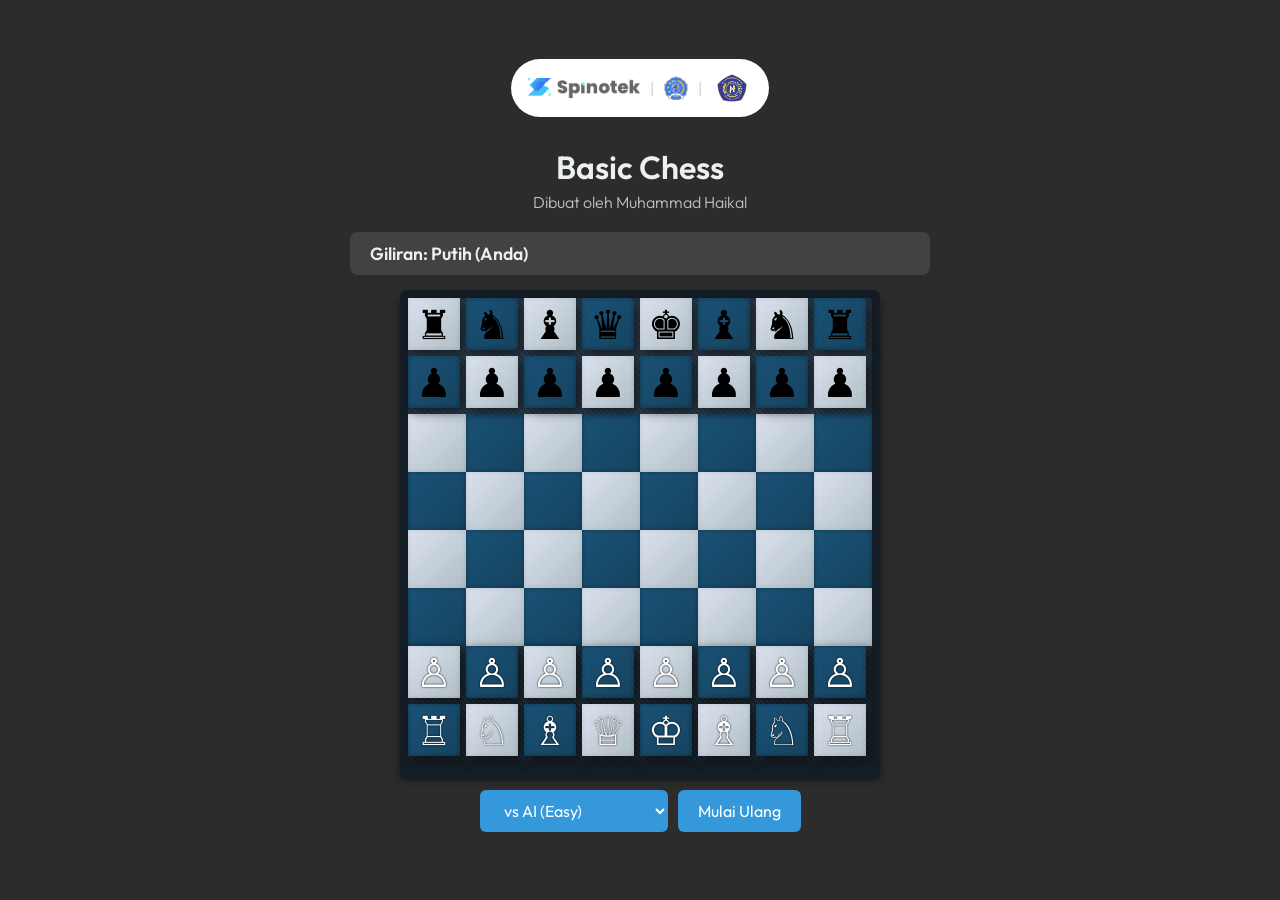
<file: basic-chess/index.html>
<!DOCTYPE html>
<html lang="id">

<head>
    <meta charset="UTF-8">
    <meta name="viewport" content="width=device-width, initial-scale=1.0">
    <title>Catur Web (Minimax AI)</title>
    <link rel="stylesheet" href="style.css">
    <link href="https://fonts.googleapis.com/css2?family=Outfit:wght@300;400;600&display=swap" rel="stylesheet">
</head>

<body>
    <div class="project-nav-container">
        <a href="../basic-chess/" class="project-nav-link">
            <img src="../assets/img/spinotek-logo.png" alt="Spinotek" class="nav-logo h-5">
            <span class="nav-separator">|</span>
            <img src="../assets/img/logo-hima-ti.png" alt="HIMA TI" class="nav-logo h-6">
            <span class="nav-separator">|</span>
            <img src="../assets/img/polihasnur-logo.png" alt="POLIHASNUR" class="nav-logo h-10">
        </a>
    </div>

    <div class="game-container">
        <header>
            <h1>Basic Chess</h1>
            <p>Dibuat oleh Muhammad Haikal</p>
        </header>

        <div class="game-info">
            <div id="status">Giliran: Putih</div>
            <div id="captured-pieces">
                <span id="white-captured"></span>
                <span id="black-captured"></span>
            </div>
        </div>

        <div class="board-container">
            <div id="chessboard" class="chessboard">
                <!-- Board generated by JS -->
            </div>
        </div>

        <div class="controls">
            <select id="game-mode" onchange="resetGame()">
                <option value="human">vs Player (Offline)</option>
                <option value="ai-easy" selected>vs AI (Easy)</option>
                <option value="ai-medium">vs AI (Medium)</option>
                <option value="ai-hard">vs AI (Hard)</option>
            </select>
            <button id="restart-btn" onclick="resetGame()">Mulai Ulang</button>
        </div>
    </div>

    <!-- Modal for Game Over -->
    <div id="game-over-modal" class="modal hidden">
        <div class="modal-content">
            <h2 id="game-over-title">Skakmat!</h2>
            <p id="game-over-message">Putih Menang</p>
            <button onclick="closeModal()">Tutup</button>
            <button onclick="resetGame()">Main Lagi</button>
        </div>
    </div>

    <script src="script.js"></script>
</body>

</html>
</file>
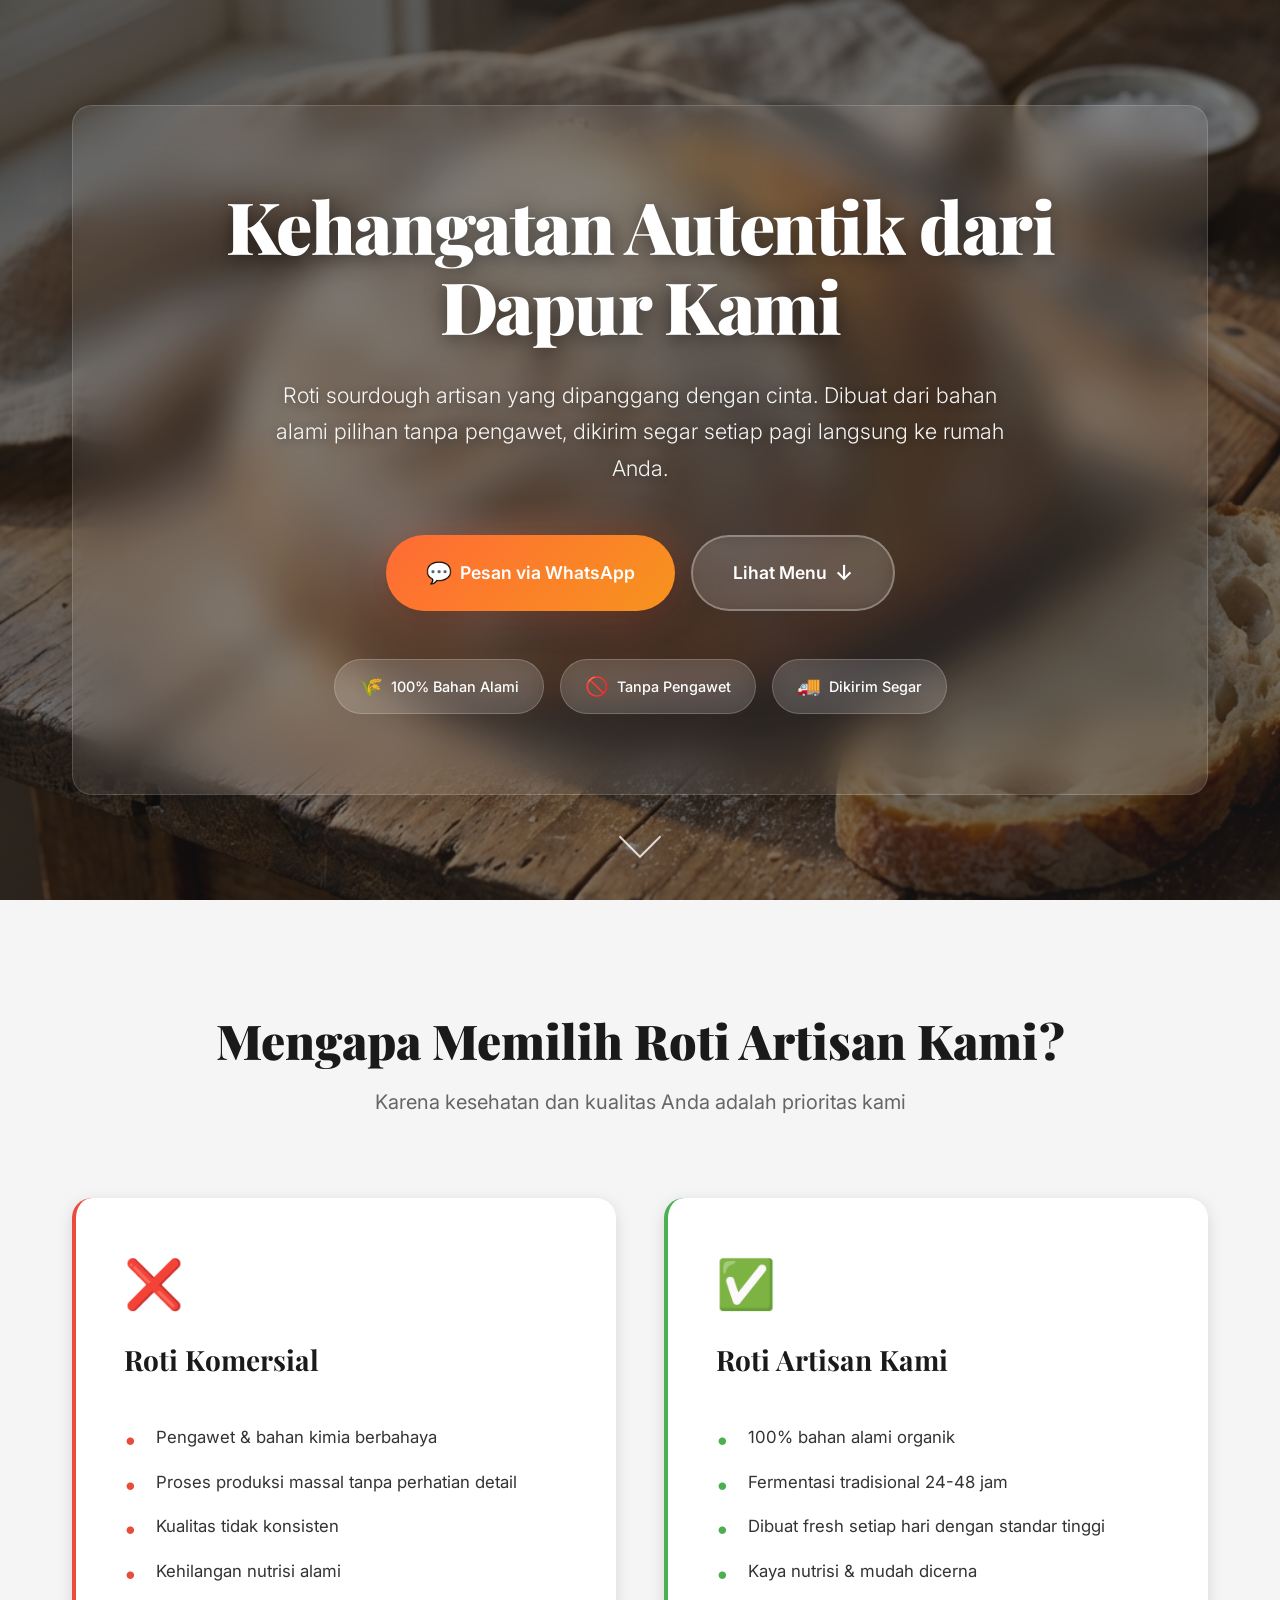
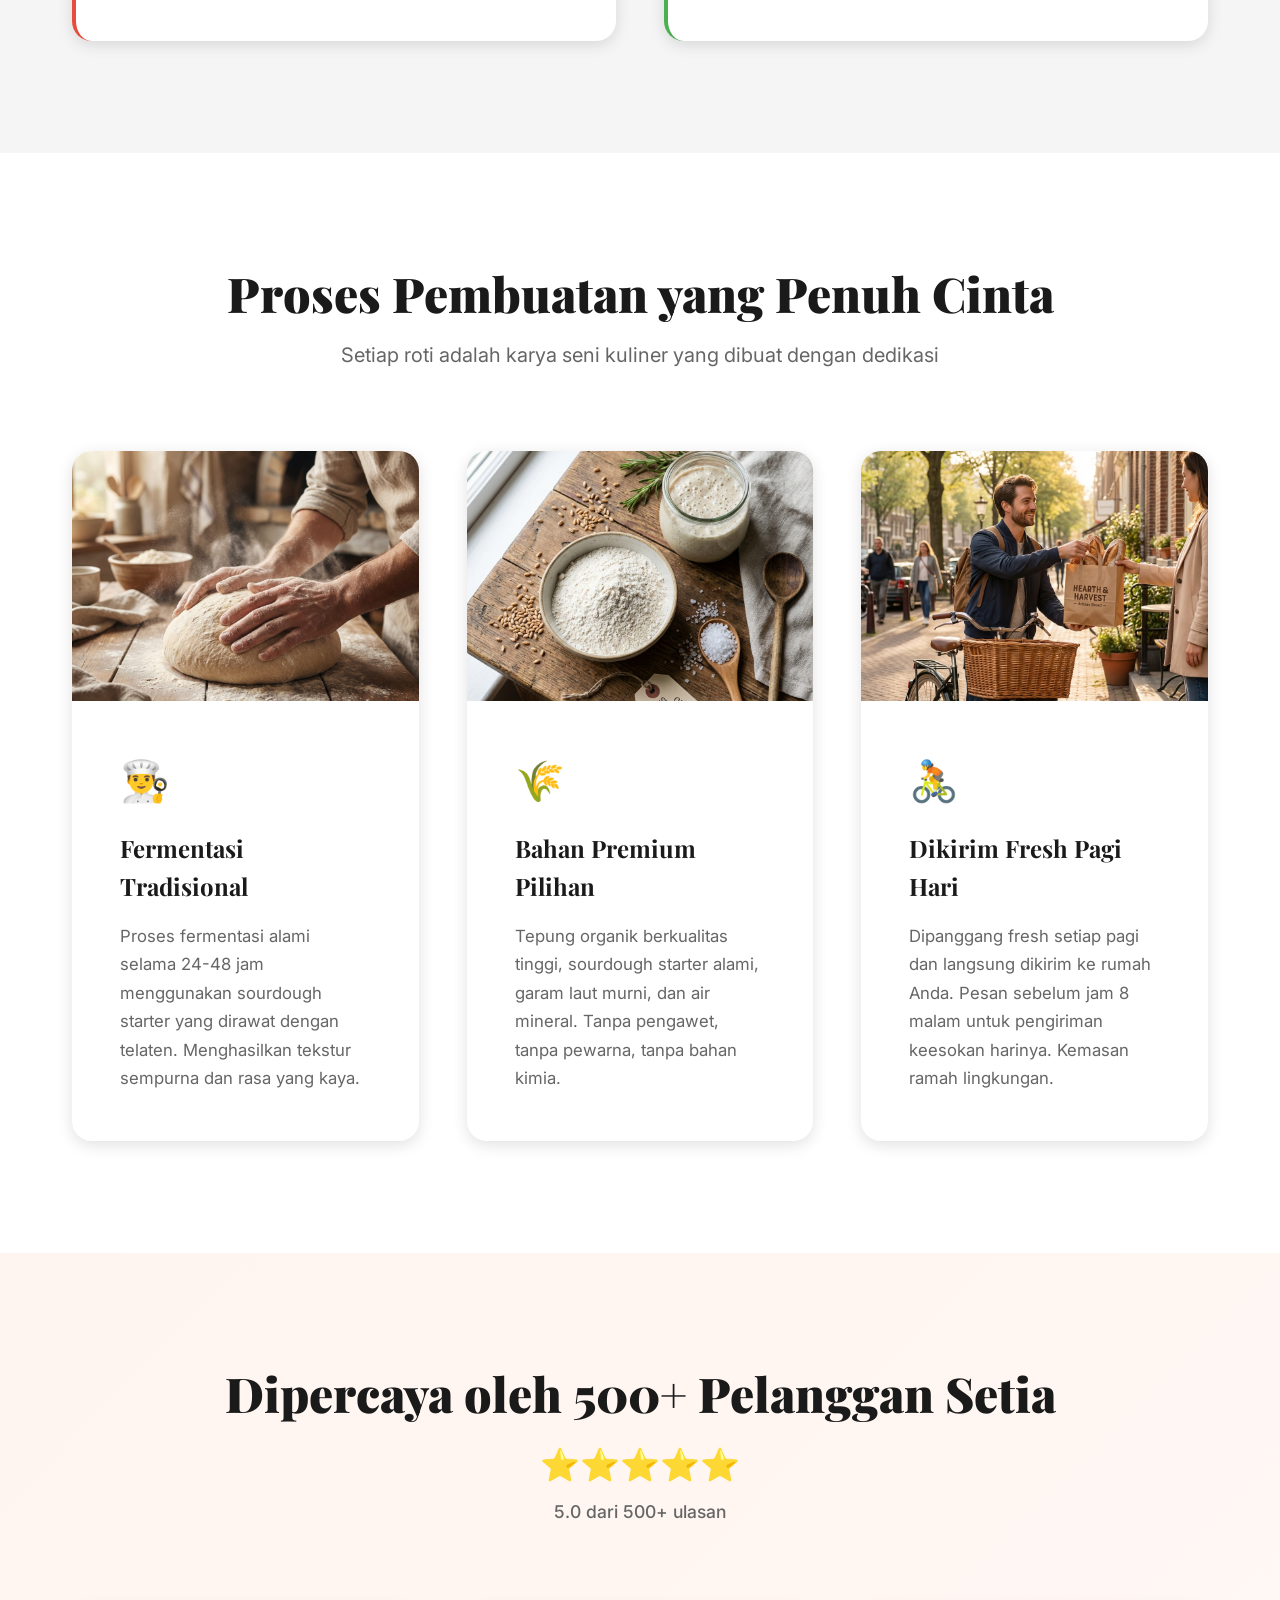
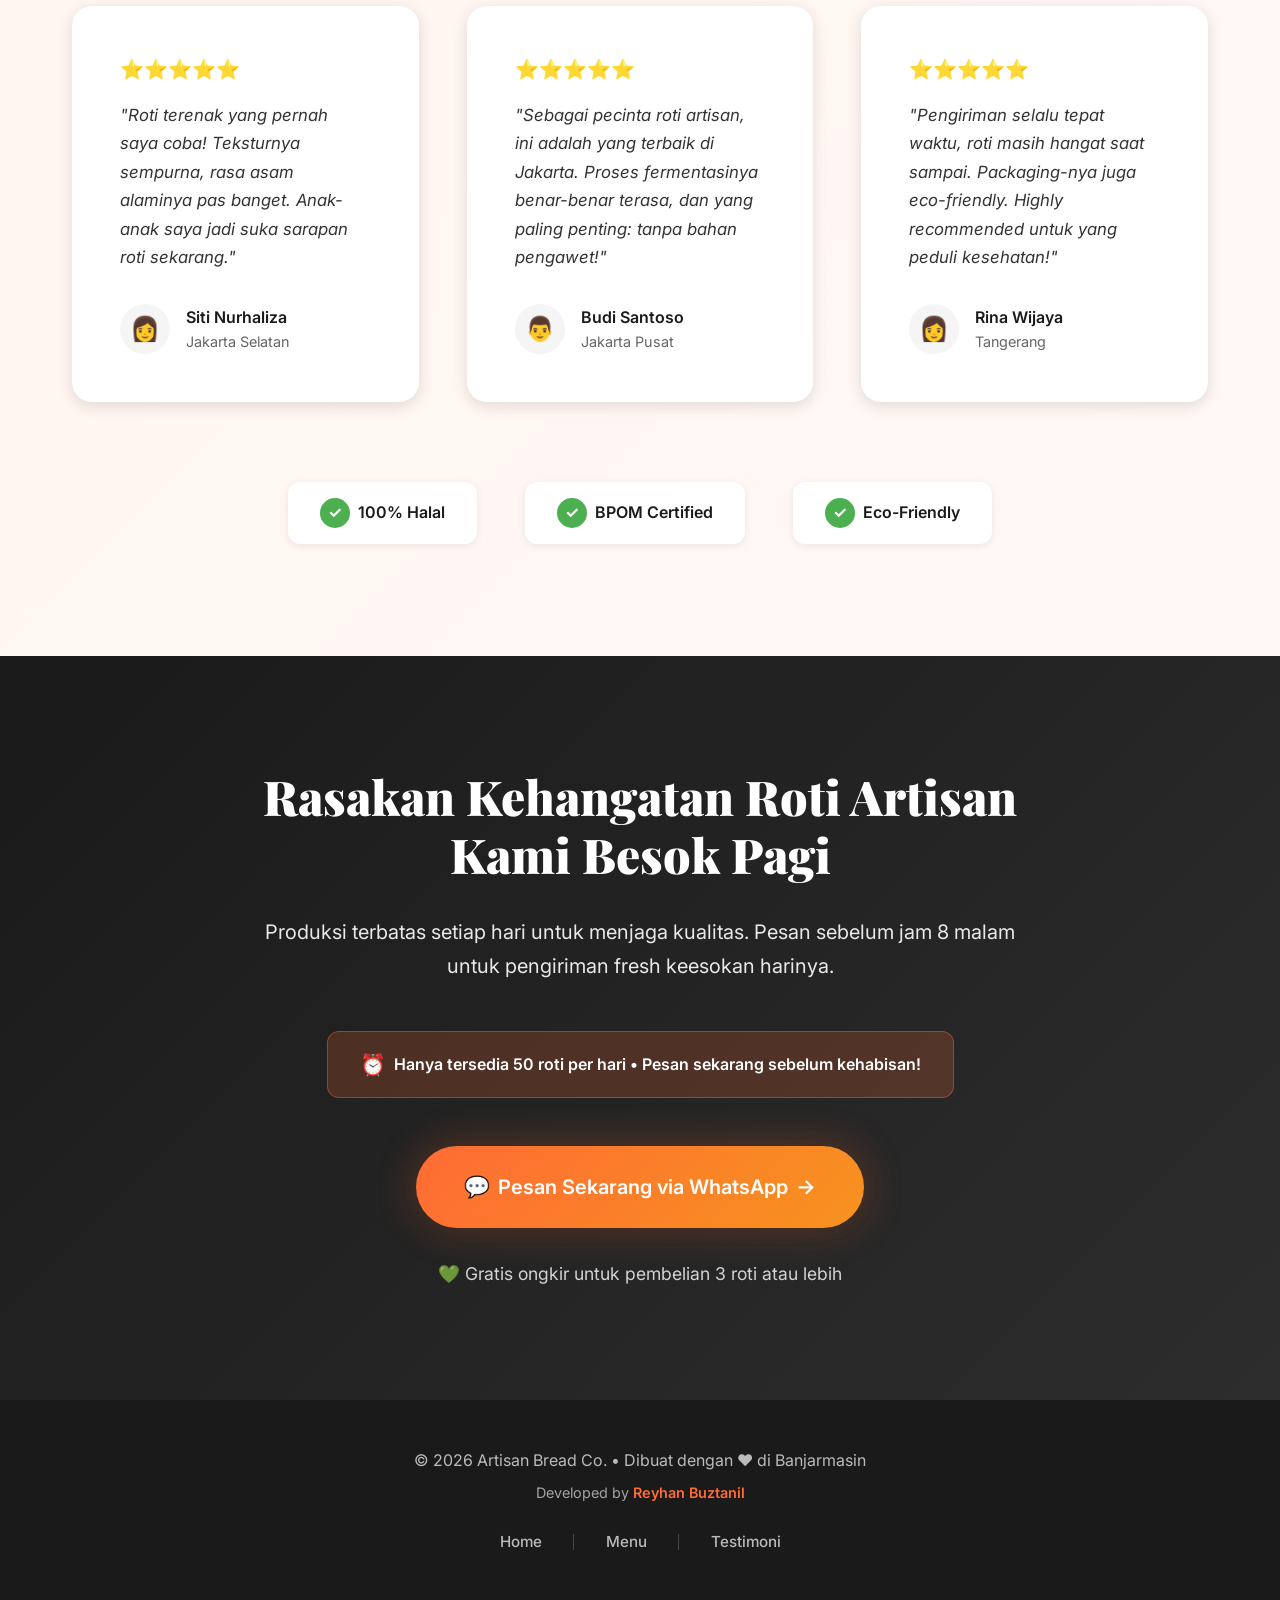
<file: landing-page-sederhana/index.html>
<!DOCTYPE html>
<html lang="id">

<head>
    <meta charset="UTF-8">
    <meta name="viewport" content="width=device-width, initial-scale=1.0">

    <!-- SEO Meta Tags -->
    <meta name="description"
        content="Roti sourdough artisan premium dibuat dengan bahan alami tanpa pengawet. Dikirim segar setiap pagi ke rumah Anda. Pesan sekarang via WhatsApp!">
    <meta name="keywords" content="roti artisan, sourdough, roti alami, makanan organik, roti segar, Jakarta, UMKM">
    <meta name="author" content="Artisan Bread Co.">

    <!-- Open Graph / Social Media -->
    <meta property="og:type" content="website">
    <meta property="og:title" content="Kehangatan Autentik dari Dapur Kami | Roti Artisan Premium">
    <meta property="og:description"
        content="Roti sourdough artisan dibuat dengan bahan alami tanpa pengawet. Pesan sekarang!">
    <meta property="og:image" content="hero-image.png">

    <title>Kehangatan Autentik dari Dapur Kami | Roti Artisan Premium</title>

    <!-- Google Fonts -->
    <link rel="preconnect" href="https://fonts.googleapis.com">
    <link rel="preconnect" href="https://fonts.gstatic.com" crossorigin>
    <link
        href="https://fonts.googleapis.com/css2?family=Playfair+Display:wght@700;900&family=Inter:wght@300;400;500;600;700&display=swap"
        rel="stylesheet">

    <link rel="stylesheet" href="styles.css">

    <!-- Structured Data for SEO -->
    <script type="application/ld+json">
    {
      "@context": "https://schema.org",
      "@type": "LocalBusiness",
      "name": "Artisan Bread Co.",
      "description": "Roti sourdough artisan premium dengan bahan alami",
      "image": "hero-image.png",
      "priceRange": "$$",
      "address": {
        "@type": "PostalAddress",
        "addressLocality": "Jakarta",
        "addressCountry": "ID"
      },
      "aggregateRating": {
        "@type": "AggregateRating",
        "ratingValue": "5",
        "reviewCount": "500"
      }
    }
    </script>
</head>

<body>

    <!-- ===================================
         SECTION 1: HERO (Emotion & Value Proposition)
         =================================== -->
    <section class="hero" id="hero-section">
        <div class="hero-overlay"></div>
        <div class="hero-content">
            <div class="content-wrapper">
                <h1 class="hero-title">
                    Kehangatan Autentik dari Dapur Kami
                </h1>
                <p class="hero-subtitle">
                    Roti sourdough artisan yang dipanggang dengan cinta. Dibuat dari bahan alami pilihan tanpa pengawet,
                    dikirim segar setiap pagi langsung ke rumah Anda.
                </p>

                <!-- Dual CTAs -->
                <div class="cta-group">
                    <a href="#" class="cta-button cta-primary" id="order-whatsapp">
                        <span class="button-icon">💬</span>
                        <span class="button-text">Pesan via WhatsApp</span>
                    </a>
                    <a href="#product-highlights" class="cta-button cta-secondary">
                        <span class="button-text">Lihat Menu</span>
                        <span class="button-icon">↓</span>
                    </a>
                </div>

                <!-- Feature Pills -->
                <div class="feature-pills">
                    <div class="pill">
                        <span class="pill-icon">🌾</span>
                        <span class="pill-text">100% Bahan Alami</span>
                    </div>
                    <div class="pill">
                        <span class="pill-icon">🚫</span>
                        <span class="pill-text">Tanpa Pengawet</span>
                    </div>
                    <div class="pill">
                        <span class="pill-icon">🚚</span>
                        <span class="pill-text">Dikirim Segar</span>
                    </div>
                </div>
            </div>
        </div>

        <!-- Scroll Indicator -->
        <div class="scroll-indicator">
            <div class="scroll-arrow"></div>
        </div>
    </section>

    <!-- ===================================
         SECTION 2: PROBLEM → SOLUTION
         =================================== -->
    <section class="problem-solution" id="problem-solution">
        <div class="container">
            <div class="section-header">
                <h2 class="section-title">Mengapa Memilih Roti Artisan Kami?</h2>
                <p class="section-subtitle">Karena kesehatan dan kualitas Anda adalah prioritas kami</p>
            </div>

            <div class="split-content">
                <!-- Problem Side -->
                <div class="split-item problem">
                    <div class="split-icon">❌</div>
                    <h3 class="split-title">Roti Komersial</h3>
                    <ul class="split-list">
                        <li>Pengawet & bahan kimia berbahaya</li>
                        <li>Proses produksi massal tanpa perhatian detail</li>
                        <li>Kualitas tidak konsisten</li>
                        <li>Kehilangan nutrisi alami</li>
                    </ul>
                </div>

                <!-- Solution Side -->
                <div class="split-item solution">
                    <div class="split-icon">✅</div>
                    <h3 class="split-title">Roti Artisan Kami</h3>
                    <ul class="split-list">
                        <li>100% bahan alami organik</li>
                        <li>Fermentasi tradisional 24-48 jam</li>
                        <li>Dibuat fresh setiap hari dengan standar tinggi</li>
                        <li>Kaya nutrisi & mudah dicerna</li>
                    </ul>
                </div>
            </div>
        </div>
    </section>

    <!-- ===================================
         SECTION 3: PRODUCT HIGHLIGHTS
         =================================== -->
    <section class="product-highlights" id="product-highlights">
        <div class="container">
            <div class="section-header">
                <h2 class="section-title">Proses Pembuatan yang Penuh Cinta</h2>
                <p class="section-subtitle">Setiap roti adalah karya seni kuliner yang dibuat dengan dedikasi</p>
            </div>

            <div class="highlights-grid">
                <!-- Highlight 1: Baking Process -->
                <div class="highlight-card">
                    <div class="highlight-image">
                        <img src="images/process-1.png" alt="Proses pembuatan roti artisan" loading="lazy">
                    </div>
                    <div class="highlight-content">
                        <div class="highlight-icon">👨‍🍳</div>
                        <h3 class="highlight-title">Fermentasi Tradisional</h3>
                        <p class="highlight-description">
                            Proses fermentasi alami selama 24-48 jam menggunakan sourdough starter yang dirawat dengan
                            telaten. Menghasilkan tekstur sempurna dan rasa yang kaya.
                        </p>
                    </div>
                </div>

                <!-- Highlight 2: Ingredients -->
                <div class="highlight-card">
                    <div class="highlight-image">
                        <img src="images/process-2.png" alt="Bahan-bahan organik premium" loading="lazy">
                    </div>
                    <div class="highlight-content">
                        <div class="highlight-icon">🌾</div>
                        <h3 class="highlight-title">Bahan Premium Pilihan</h3>
                        <p class="highlight-description">
                            Tepung organik berkualitas tinggi, sourdough starter alami, garam laut murni, dan air
                            mineral. Tanpa pengawet, tanpa pewarna, tanpa bahan kimia.
                        </p>
                    </div>
                </div>

                <!-- Highlight 3: Delivery -->
                <div class="highlight-card">
                    <div class="highlight-image">
                        <img src="images/process-3.png" alt="Pengiriman segar setiap pagi" loading="lazy">
                    </div>
                    <div class="highlight-content">
                        <div class="highlight-icon">🚴</div>
                        <h3 class="highlight-title">Dikirim Fresh Pagi Hari</h3>
                        <p class="highlight-description">
                            Dipanggang fresh setiap pagi dan langsung dikirim ke rumah Anda. Pesan sebelum jam 8 malam
                            untuk pengiriman keesokan harinya. Kemasan ramah lingkungan.
                        </p>
                    </div>
                </div>
            </div>
        </div>
    </section>

    <!-- ===================================
         SECTION 4: TRUST & SOCIAL PROOF
         =================================== -->
    <section class="social-proof" id="social-proof">
        <div class="container">
            <div class="section-header">
                <h2 class="section-title">Dipercaya oleh 500+ Pelanggan Setia</h2>
                <div class="rating-display">
                    <div class="stars">⭐⭐⭐⭐⭐</div>
                    <p class="rating-text">5.0 dari 500+ ulasan</p>
                </div>
            </div>

            <div class="testimonials-grid">
                <!-- Testimonial 1 -->
                <div class="testimonial-card">
                    <div class="testimonial-stars">⭐⭐⭐⭐⭐</div>
                    <p class="testimonial-text">
                        "Roti terenak yang pernah saya coba! Teksturnya sempurna, rasa asam alaminya pas banget.
                        Anak-anak saya jadi suka sarapan roti sekarang."
                    </p>
                    <div class="testimonial-author">
                        <div class="author-avatar">👩</div>
                        <div class="author-info">
                            <p class="author-name">Siti Nurhaliza</p>
                            <p class="author-location">Jakarta Selatan</p>
                        </div>
                    </div>
                </div>

                <!-- Testimonial 2 -->
                <div class="testimonial-card">
                    <div class="testimonial-stars">⭐⭐⭐⭐⭐</div>
                    <p class="testimonial-text">
                        "Sebagai pecinta roti artisan, ini adalah yang terbaik di Jakarta. Proses fermentasinya
                        benar-benar terasa, dan yang paling penting: tanpa bahan pengawet!"
                    </p>
                    <div class="testimonial-author">
                        <div class="author-avatar">👨</div>
                        <div class="author-info">
                            <p class="author-name">Budi Santoso</p>
                            <p class="author-location">Jakarta Pusat</p>
                        </div>
                    </div>
                </div>

                <!-- Testimonial 3 -->
                <div class="testimonial-card">
                    <div class="testimonial-stars">⭐⭐⭐⭐⭐</div>
                    <p class="testimonial-text">
                        "Pengiriman selalu tepat waktu, roti masih hangat saat sampai. Packaging-nya juga eco-friendly.
                        Highly recommended untuk yang peduli kesehatan!"
                    </p>
                    <div class="testimonial-author">
                        <div class="author-avatar">👩</div>
                        <div class="author-info">
                            <p class="author-name">Rina Wijaya</p>
                            <p class="author-location">Tangerang</p>
                        </div>
                    </div>
                </div>
            </div>

            <!-- Trust Badges -->
            <div class="trust-badges">
                <div class="badge">
                    <div class="badge-icon">✓</div>
                    <p class="badge-text">100% Halal</p>
                </div>
                <div class="badge">
                    <div class="badge-icon">✓</div>
                    <p class="badge-text">BPOM Certified</p>
                </div>
                <div class="badge">
                    <div class="badge-icon">✓</div>
                    <p class="badge-text">Eco-Friendly</p>
                </div>
            </div>
        </div>
    </section>

    <!-- ===================================
         SECTION 5: FINAL CTA (Conversion Push)
         =================================== -->
    <section class="final-cta" id="final-cta">
        <div class="container">
            <div class="cta-content">
                <h2 class="cta-title">Rasakan Kehangatan Roti Artisan Kami Besok Pagi</h2>
                <p class="cta-subtitle">
                    Produksi terbatas setiap hari untuk menjaga kualitas. Pesan sebelum jam 8 malam untuk pengiriman
                    fresh keesokan harinya.
                </p>

                <div class="urgency-note">
                    <span class="urgency-icon">⏰</span>
                    <span class="urgency-text">Hanya tersedia 50 roti per hari • Pesan sekarang sebelum
                        kehabisan!</span>
                </div>

                <a href="#" class="cta-button cta-primary cta-large" id="order-whatsapp-final">
                    <span class="button-icon">💬</span>
                    <span class="button-text">Pesan Sekarang via WhatsApp</span>
                    <span class="button-icon">→</span>
                </a>

                <p class="cta-note">💚 Gratis ongkir untuk pembelian 3 roti atau lebih</p>
            </div>
        </div>
    </section>

    <!-- ===================================
         FOOTER
         =================================== -->
    <footer class="footer">
        <div class="container">
            <p class="footer-text">© 2026 Artisan Bread Co. • Dibuat dengan ❤️ di Banjarmasin</p>
            <p class="footer-developer">Developed by <strong>Reyhan Buztanil</strong></p>
            <nav class="footer-nav" aria-label="Footer Navigation">
                <a href="#hero-section" class="footer-link">Home</a>
                <a href="#product-highlights" class="footer-link">Menu</a>
                <a href="#social-proof" class="footer-link">Testimoni</a>
            </nav>
        </div>
    </footer>

    <!-- JavaScript -->
    <script src="script.js"></script>
</body>

</html>
</file>
<file: basic-chess/style.css>
:root {
    --bg-color: #2c2c2c;
    --text-color: #ecf0f1;
    --board-light: #eeeed2;
    --board-dark: #769656;
    --highlight-color: #f6f669;
    /* Yellow highlight for moves */
    --legal-move-hint: rgba(0, 0, 0, 0.2);
    --accent-color: #e74c3c;
    --btn-color: #3498db;
    --btn-hover: #2980b9;
}

* {
    margin: 0;
    padding: 0;
    box-sizing: border-box;
}

body {
    font-family: 'Outfit', sans-serif;
    background-color: var(--bg-color);
    color: var(--text-color);
    display: flex;
    flex-direction: column;
    /* Stack items vertically */
    justify-content: center;
    align-items: center;
    min-height: 100vh;
    padding: 20px;
    /* Add padding for small screens */
    /* position: relative; Removed as nav is no longer absolute */
}

/* Branding Nav Styles (Tailwind Emulation) */
.project-nav-container {
    /* position: absolute; removed */
    margin-bottom: 20px;
    /* Add space between nav and game */
    z-index: 1000;
}

.project-nav-link {
    display: flex;
    align-items: center;
    gap: 0.5rem;
    /* gap-2 */
    padding: 0.5rem 1rem;
    /* px-4 py-2 */
    background-color: rgb(255, 255, 255);
    /* Adapted for Dark Mode visibility */
    border: 1px solid rgba(255, 255, 255, 0.2);
    /* border-slate-200 equivalentish */
    border-radius: 9999px;
    /* rounded-full */
    backdrop-filter: blur(4px);
    /* backdrop-blur-sm */
    box-shadow: 0 1px 2px 0 rgba(0, 0, 0, 0.05);
    /* shadow-sm */
    transition: all 0.3s ease;
    text-decoration: none;
}

.project-nav-link:hover {
    box-shadow: 0 4px 6px -1px rgba(0, 0, 0, 0.1), 0 2px 4px -1px rgba(0, 0, 0, 0.06);
    /* hover:shadow-md */
    background-color: rgb(255, 255, 255);
}

.nav-logo {
    opacity: 0.8;
    /* opacity-80 */
    transition: opacity 0.3s;
}

.project-nav-link:hover .nav-logo {
    opacity: 1;
    /* group-hover:opacity-100 */
}

.nav-logo.h-5 {
    height: 1.25rem;
}

.nav-logo.h-6 {
    height: 1.5rem;
}

.nav-logo.h-10 {
    height: 2.5rem;
    /* Larger size for Polihasnur */
}

.nav-separator {
    color: #cbd5e1;
    /* text-slate-300 */
    margin: 0 2px;
}

.game-container {
    text-align: center;
    width: 100%;
    max-width: 600px;
    padding: 10px;
    /* Reduced padding for mobile */
    margin: 0 auto;
    /* Center it */
}

header h1 {
    font-weight: 600;
    margin-bottom: 5px;
}

header p {
    font-weight: 300;
    color: #bdc3c7;
    margin-bottom: 20px;
}

.game-info {
    display: flex;
    justify-content: space-between;
    align-items: center;
    margin-bottom: 15px;
    background: rgba(255, 255, 255, 0.1);
    padding: 10px 20px;
    border-radius: 8px;
}

#status {
    font-weight: 600;
    font-size: 1.1em;
}

.board-container {
    display: flex;
    justify-content: center;
    margin-bottom: 20px;
}

/* Skeuomorphic Board */
/* Skeuomorphic Board (Blue Theme) */
.chessboard {
    display: grid;
    grid-template-columns: repeat(8, 1fr);
    grid-template-rows: repeat(8, 1fr);
    width: 100%;
    max-width: 480px;
    aspect-ratio: 1 / 1;

    /* Blue Theme Base */
    background: #1a252f;
    /* Deep Blue base */
    background-image:
        repeating-linear-gradient(45deg, rgba(255, 255, 255, 0.05) 0px, rgba(255, 255, 255, 0.05) 2px, transparent 2px, transparent 4px),
        linear-gradient(to bottom, #2c3e50, #1a252f);

    /* Board Thickness */
    border: 8px solid #151e26;
    /* Darker blue border */
    border-radius: 6px;
    box-shadow:
        0 10px 0 #151e26,
        /* Thickness */
        0 10px 10px rgba(0, 0, 0, 0.5),
        /* Drop shadow */
        inset 0 0 10px rgba(0, 0, 0, 0.5);
    /* Inner depth */

    user-select: none;
    margin: 0 auto;
    position: relative;
}

.square {
    display: flex;
    justify-content: center;
    align-items: center;
    position: relative;
    overflow: visible;
}

/* Blue & White Squares (Darker Variant) */
.square.light {
    background-color: #bdc3c7;
    /* Silver/Darker White */
    background-image: linear-gradient(to bottom right, #dbe2ef, #b0bec5);
    box-shadow: inset 0 0 5px rgba(0, 0, 0, 0.1);
    color: #2c3e50;
}

.square.dark {
    background-color: #1a5276;
    /* Dark Navy Blue */
    background-image: linear-gradient(to bottom right, #1a5276, #154360);
    box-shadow: inset 0 0 5px rgba(0, 0, 0, 0.3);
    color: #ecf0f1;
}

/* Piece styling */
.piece {
    width: 90%;
    height: 90%;
    object-fit: contain;
    cursor: grab;
    z-index: 10;
    transition: transform 0.1s;

    /* Fake Lighting: Light from Top-Left -> Shadow to Bottom-Right */
    filter: drop-shadow(4px 4px 6px rgba(0, 0, 0, 0.6));
}

.piece:active {
    cursor: grabbing;
    transform: scale(1.1);
    /* Lift effect */
    filter: drop-shadow(8px 8px 12px rgba(0, 0, 0, 0.8));
    /* Higher lift shadow */
}

/* Highlights */
.square.selected {
    background-color: var(--highlight-color) !important;
}

.square.last-move {
    background-color: rgba(246, 246, 105, 0.6) !important;
}

.square.check {
    background: radial-gradient(circle, #e74c3c 60%, transparent 70%);
}

.square.hint::after {
    content: '';
    position: absolute;
    width: 30%;
    height: 30%;
    background-color: var(--legal-move-hint);
    border-radius: 50%;
}

.square.capture-hint::after {
    content: '';
    position: absolute;
    width: 80%;
    height: 80%;
    border: 4px solid var(--legal-move-hint);
    border-radius: 50%;
    background-color: transparent;
}

/* Controls */
.controls {
    display: flex;
    justify-content: center;
    gap: 10px;
    margin-top: 15px;
}

.controls select,
.controls button {
    background-color: var(--btn-color);
    color: white;
    border: none;
    padding: 10px 20px;
    font-size: 1rem;
    border-radius: 6px;
    cursor: pointer;
    font-family: inherit;
    transition: background 0.2s;
}

.controls select:hover,
.controls button:hover {
    background-color: var(--btn-hover);
}


/* Modal */
.modal {
    position: fixed;
    top: 0;
    left: 0;
    width: 100%;
    height: 100%;
    background: rgba(0, 0, 0, 0.7);
    display: flex;
    justify-content: center;
    align-items: center;
    z-index: 100;
    opacity: 1;
    transition: opacity 0.3s;
}

.modal.hidden {
    opacity: 0;
    pointer-events: none;
}

.modal-content {
    background: #34495e;
    padding: 30px;
    border-radius: 12px;
    text-align: center;
    box-shadow: 0 4px 20px rgba(0, 0, 0, 0.5);
}

.modal-content h2 {
    color: var(--highlight-color);
    margin-bottom: 10px;
}

.modal-content button {
    margin: 10px;
    padding: 8px 16px;
    cursor: pointer;
    border: none;
    border-radius: 4px;
    font-family: inherit;
}

/* Responsive pieces */
@media (max-width: 500px) {
    .square {
        font-size: 10vw;
    }
}
</file>
<file: landing-page-sederhana/styles.css>
/* ===================================
   CSS CUSTOM PROPERTIES (Design Tokens)
   =================================== */
:root {
    /* Color Palette - Warm & Appetizing */
    --color-primary: #FF6B35;
    --color-primary-dark: #E85A28;
    --color-primary-light: #FF8555;
    --color-accent: #F7931E;
    --color-dark: #1A1A1A;
    --color-dark-soft: #2D2D2D;
    --color-light: #FFFFFF;
    --color-light-soft: #F8F8F8;
    --color-light-gray: #F5F5F5;
    --color-text: #333333;
    --color-text-light: #666666;
    --color-success: #4CAF50;
    --color-error: #E74C3C;

    /* Typography */
    --font-display: 'Playfair Display', serif;
    --font-body: 'Inter', sans-serif;

    /* Spacing Scale */
    --spacing-xs: 0.5rem;
    --spacing-sm: 1rem;
    --spacing-md: 2rem;
    --spacing-lg: 3rem;
    --spacing-xl: 5rem;
    --spacing-2xl: 7rem;

    /* Border Radius */
    --radius-sm: 8px;
    --radius-md: 12px;
    --radius-lg: 20px;
    --radius-xl: 24px;
    --radius-full: 9999px;

    /* Shadows */
    --shadow-sm: 0 2px 8px rgba(0, 0, 0, 0.08);
    --shadow-md: 0 4px 16px rgba(0, 0, 0, 0.12);
    --shadow-lg: 0 8px 32px rgba(0, 0, 0, 0.16);
    --shadow-xl: 0 12px 48px rgba(0, 0, 0, 0.2);
    --shadow-glow: 0 0 40px rgba(255, 107, 53, 0.3);

    /* Transitions */
    --transition-fast: 0.2s ease;
    --transition-base: 0.3s ease;
    --transition-slow: 0.5s ease;

    /* Container */
    --container-max: 1200px;
}

/* ===================================
   RESET & BASE STYLES
   =================================== */
* {
    margin: 0;
    padding: 0;
    box-sizing: border-box;
}

html {
    scroll-behavior: smooth;
    font-size: 16px;
}

body {
    font-family: var(--font-body);
    color: var(--color-text);
    line-height: 1.6;
    overflow-x: hidden;
    background-color: var(--color-light);
}

img {
    max-width: 100%;
    height: auto;
    display: block;
}

a {
    text-decoration: none;
    color: inherit;
}

/* ===================================
   UTILITY CLASSES
   =================================== */
.container {
    max-width: var(--container-max);
    margin: 0 auto;
    padding: 0 var(--spacing-md);
}

.section-header {
    text-align: center;
    margin-bottom: var(--spacing-xl);
}

.section-title {
    font-family: var(--font-display);
    font-size: clamp(2rem, 5vw, 3rem);
    font-weight: 900;
    color: var(--color-dark);
    margin-bottom: var(--spacing-sm);
    line-height: 1.2;
}

.section-subtitle {
    font-size: clamp(1rem, 2vw, 1.25rem);
    color: var(--color-text-light);
    max-width: 700px;
    margin: 0 auto;
}

/* ===================================
   SECTION 1: HERO
   =================================== */
.hero {
    position: relative;
    min-height: 100vh;
    display: flex;
    align-items: center;
    justify-content: center;
    background-image: url('hero-image.png');
    background-size: cover;
    background-position: center;
    background-attachment: fixed;
    overflow: hidden;
    isolation: isolate;
}

.hero-overlay {
    position: absolute;
    top: 0;
    left: 0;
    width: 100%;
    height: 100%;
    background: linear-gradient(135deg,
            rgba(26, 26, 26, 0.75) 0%,
            rgba(26, 26, 26, 0.5) 50%,
            rgba(26, 26, 26, 0.65) 100%);
    z-index: 1;
}

.hero-content {
    position: relative;
    z-index: 2;
    width: 100%;
    max-width: 1200px;
    padding: var(--spacing-md);
    text-align: center;
}

.content-wrapper {
    background: rgba(255, 255, 255, 0.08);
    backdrop-filter: blur(20px);
    -webkit-backdrop-filter: blur(20px);
    border-radius: var(--radius-lg);
    padding: var(--spacing-xl) var(--spacing-lg);
    border: 1px solid rgba(255, 255, 255, 0.15);
    box-shadow: var(--shadow-lg);
}

.hero-title {
    font-family: var(--font-display);
    font-size: clamp(2.5rem, 6vw, 4.5rem);
    font-weight: 900;
    color: var(--color-light);
    line-height: 1.1;
    margin-bottom: var(--spacing-md);
    text-shadow: 0 4px 20px rgba(0, 0, 0, 0.5);
    letter-spacing: -0.02em;
    opacity: 0;
    transform: translateY(30px);
    transition: all var(--transition-slow);
}

.hero-title.animate-in {
    opacity: 1;
    transform: translateY(0);
}

.hero-subtitle {
    font-family: var(--font-body);
    font-size: clamp(1rem, 2.5vw, 1.35rem);
    font-weight: 300;
    color: rgba(255, 255, 255, 0.95);
    max-width: 750px;
    margin: 0 auto var(--spacing-lg);
    line-height: 1.7;
    text-shadow: 0 2px 10px rgba(0, 0, 0, 0.3);
    opacity: 0;
    transform: translateY(30px);
    transition: all var(--transition-slow) 0.2s;
}

.hero-subtitle.animate-in {
    opacity: 1;
    transform: translateY(0);
}

/* CTA Group - Dual Buttons */
.cta-group {
    display: flex;
    gap: var(--spacing-sm);
    justify-content: center;
    flex-wrap: wrap;
    margin-bottom: var(--spacing-lg);
    opacity: 0;
    transform: translateY(30px);
    transition: all var(--transition-slow) 0.4s;
}

.cta-group.animate-in {
    opacity: 1;
    transform: translateY(0);
}

/* CTA Buttons */
.cta-button {
    display: inline-flex;
    align-items: center;
    gap: var(--spacing-xs);
    padding: 1.2rem 2.5rem;
    font-family: var(--font-body);
    font-size: 1.1rem;
    font-weight: 600;
    border: none;
    border-radius: var(--radius-full);
    cursor: pointer;
    transition: all var(--transition-base);
    position: relative;
    overflow: hidden;
}

.cta-primary {
    color: var(--color-light);
    background: linear-gradient(135deg, var(--color-primary) 0%, var(--color-accent) 100%);
    box-shadow: var(--shadow-md), var(--shadow-glow);
}

.cta-primary::before {
    content: '';
    position: absolute;
    top: 0;
    left: -100%;
    width: 100%;
    height: 100%;
    background: linear-gradient(90deg, transparent, rgba(255, 255, 255, 0.3), transparent);
    transition: left 0.5s ease;
}

.cta-primary:hover::before {
    left: 100%;
}

.cta-primary:hover {
    transform: translateY(-3px) scale(1.05);
    box-shadow: var(--shadow-lg), 0 0 60px rgba(255, 107, 53, 0.5);
}

.cta-secondary {
    color: var(--color-light);
    background: rgba(255, 255, 255, 0.1);
    border: 2px solid rgba(255, 255, 255, 0.3);
    backdrop-filter: blur(10px);
}

.cta-secondary:hover {
    background: rgba(255, 255, 255, 0.2);
    border-color: rgba(255, 255, 255, 0.5);
    transform: translateY(-2px);
}

.cta-large {
    padding: 1.5rem 3rem;
    font-size: 1.25rem;
}

.button-text {
    position: relative;
    z-index: 1;
}

.button-icon {
    font-size: 1.3rem;
    transition: transform var(--transition-base);
}

.cta-button:hover .button-icon {
    transform: translateX(5px);
}

/* Feature Pills */
.feature-pills {
    display: flex;
    justify-content: center;
    gap: var(--spacing-sm);
    flex-wrap: wrap;
    margin-top: var(--spacing-md);
}

.pill {
    display: inline-flex;
    align-items: center;
    gap: var(--spacing-xs);
    padding: 0.7rem 1.5rem;
    background: rgba(255, 255, 255, 0.12);
    backdrop-filter: blur(10px);
    border: 1px solid rgba(255, 255, 255, 0.2);
    border-radius: var(--radius-full);
    color: var(--color-light);
    font-size: 0.9rem;
    font-weight: 500;
    transition: all var(--transition-base);
    opacity: 0;
    transform: translateY(20px);
}

.pill.animate-in {
    opacity: 1;
    transform: translateY(0);
}

.pill:hover {
    background: rgba(255, 255, 255, 0.18);
    border-color: rgba(255, 255, 255, 0.3);
    transform: translateY(-2px);
}

.pill-icon {
    font-size: 1.2rem;
}

/* Scroll Indicator */
.scroll-indicator {
    position: absolute;
    bottom: 3rem;
    left: 50%;
    transform: translateX(-50%);
    z-index: 3;
    cursor: pointer;
    animation: bounce 2s infinite;
}

.scroll-arrow {
    width: 30px;
    height: 30px;
    border-left: 2px solid rgba(255, 255, 255, 0.8);
    border-bottom: 2px solid rgba(255, 255, 255, 0.8);
    transform: rotate(-45deg);
}

@keyframes bounce {

    0%,
    20%,
    50%,
    80%,
    100% {
        transform: translateX(-50%) translateY(0);
    }

    40% {
        transform: translateX(-50%) translateY(-10px);
    }

    60% {
        transform: translateX(-50%) translateY(-5px);
    }
}

/* ===================================
   SECTION 2: PROBLEM → SOLUTION
   =================================== */
.problem-solution {
    position: relative;
    padding: var(--spacing-2xl) 0;
    background: var(--color-light-gray);
    z-index: 10;
    margin-top: 0;
}

.split-content {
    display: grid;
    grid-template-columns: repeat(auto-fit, minmax(300px, 1fr));
    gap: var(--spacing-lg);
    margin-top: var(--spacing-lg);
}

.split-item {
    background: var(--color-light);
    padding: var(--spacing-lg);
    border-radius: var(--radius-lg);
    box-shadow: var(--shadow-md);
    transition: all var(--transition-base);
    opacity: 0;
    transform: translateY(30px);
}

.split-item.visible {
    opacity: 1;
    transform: translateY(0);
}

.split-item:hover {
    transform: translateY(-5px);
    box-shadow: var(--shadow-lg);
}

.problem {
    border-left: 4px solid var(--color-error);
}

.solution {
    border-left: 4px solid var(--color-success);
}

.split-icon {
    font-size: 3rem;
    margin-bottom: var(--spacing-sm);
}

.split-title {
    font-family: var(--font-display);
    font-size: 1.75rem;
    font-weight: 700;
    margin-bottom: var(--spacing-md);
    color: var(--color-dark);
}

.split-list {
    list-style: none;
    padding: 0;
}

.split-list li {
    padding: var(--spacing-xs) 0;
    padding-left: var(--spacing-md);
    position: relative;
    font-size: 1.05rem;
    line-height: 1.7;
}

.split-list li::before {
    content: '•';
    position: absolute;
    left: 0;
    font-size: 1.5rem;
    line-height: 1.4;
}

.problem .split-list li::before {
    color: var(--color-error);
}

.solution .split-list li::before {
    color: var(--color-success);
}

/* ===================================
   SECTION 3: PRODUCT HIGHLIGHTS
   =================================== */
.product-highlights {
    padding: var(--spacing-2xl) 0;
    background: var(--color-light);
}

.highlights-grid {
    display: grid;
    grid-template-columns: repeat(auto-fit, minmax(320px, 1fr));
    gap: var(--spacing-lg);
}

.highlight-card {
    background: var(--color-light);
    border-radius: var(--radius-lg);
    overflow: hidden;
    box-shadow: var(--shadow-md);
    transition: all var(--transition-base);
    opacity: 0;
    transform: translateY(30px);
}

.highlight-card.visible {
    opacity: 1;
    transform: translateY(0);
}

.highlight-card:hover {
    transform: translateY(-8px);
    box-shadow: var(--shadow-xl);
}

.highlight-image {
    width: 100%;
    height: 250px;
    overflow: hidden;
}

.highlight-image img {
    width: 100%;
    height: 100%;
    object-fit: cover;
    transition: transform var(--transition-slow);
}

.highlight-card:hover .highlight-image img {
    transform: scale(1.1);
}

.highlight-content {
    padding: var(--spacing-lg);
}

.highlight-icon {
    font-size: 2.5rem;
    margin-bottom: var(--spacing-sm);
}

.highlight-title {
    font-family: var(--font-display);
    font-size: 1.5rem;
    font-weight: 700;
    margin-bottom: var(--spacing-sm);
    color: var(--color-dark);
}

.highlight-description {
    color: var(--color-text-light);
    line-height: 1.7;
    font-size: 1.05rem;
}

/* ===================================
   SECTION 4: SOCIAL PROOF
   =================================== */
.social-proof {
    padding: var(--spacing-2xl) 0;
    background: linear-gradient(135deg, #FFF5F0 0%, #FFF8F5 100%);
}

.rating-display {
    margin-top: var(--spacing-sm);
}

.stars {
    font-size: 2rem;
    margin-bottom: var(--spacing-xs);
}

.rating-text {
    font-size: 1.1rem;
    color: var(--color-text-light);
    font-weight: 500;
}

.testimonials-grid {
    display: grid;
    grid-template-columns: repeat(auto-fit, minmax(300px, 1fr));
    gap: var(--spacing-lg);
    margin-bottom: var(--spacing-xl);
}

.testimonial-card {
    background: var(--color-light);
    padding: var(--spacing-lg);
    border-radius: var(--radius-lg);
    box-shadow: var(--shadow-md);
    transition: all var(--transition-base);
    opacity: 0;
    transform: translateY(30px);
}

.testimonial-card.visible {
    opacity: 1;
    transform: translateY(0);
}

.testimonial-card:hover {
    transform: translateY(-5px);
    box-shadow: var(--shadow-lg);
}

.testimonial-stars {
    color: var(--color-accent);
    font-size: 1.2rem;
    margin-bottom: var(--spacing-sm);
}

.testimonial-text {
    font-size: 1.05rem;
    line-height: 1.7;
    color: var(--color-text);
    margin-bottom: var(--spacing-md);
    font-style: italic;
}

.testimonial-author {
    display: flex;
    align-items: center;
    gap: var(--spacing-sm);
}

.author-avatar {
    width: 50px;
    height: 50px;
    border-radius: 50%;
    background: var(--color-light-gray);
    display: flex;
    align-items: center;
    justify-content: center;
    font-size: 1.5rem;
}

.author-name {
    font-weight: 600;
    color: var(--color-dark);
}

.author-location {
    font-size: 0.9rem;
    color: var(--color-text-light);
}

/* Trust Badges */
.trust-badges {
    display: flex;
    justify-content: center;
    gap: var(--spacing-lg);
    flex-wrap: wrap;
    margin-top: var(--spacing-xl);
}

.badge {
    display: flex;
    align-items: center;
    gap: var(--spacing-xs);
    padding: var(--spacing-sm) var(--spacing-md);
    background: var(--color-light);
    border-radius: var(--radius-md);
    box-shadow: var(--shadow-sm);
}

.badge-icon {
    width: 30px;
    height: 30px;
    background: var(--color-success);
    color: var(--color-light);
    border-radius: 50%;
    display: flex;
    align-items: center;
    justify-content: center;
    font-weight: 700;
}

.badge-text {
    font-weight: 600;
    color: var(--color-dark);
}

/* ===================================
   SECTION 5: FINAL CTA
   =================================== */
.final-cta {
    padding: var(--spacing-2xl) 0;
    background: linear-gradient(135deg, var(--color-dark) 0%, var(--color-dark-soft) 100%);
    color: var(--color-light);
    text-align: center;
}

.cta-content {
    max-width: 800px;
    margin: 0 auto;
}

.cta-title {
    font-family: var(--font-display);
    font-size: clamp(2rem, 5vw, 3rem);
    font-weight: 900;
    margin-bottom: var(--spacing-md);
    line-height: 1.2;
}

.cta-subtitle {
    font-size: clamp(1rem, 2vw, 1.25rem);
    color: rgba(255, 255, 255, 0.9);
    margin-bottom: var(--spacing-lg);
    line-height: 1.7;
}

.urgency-note {
    display: inline-flex;
    align-items: center;
    gap: var(--spacing-xs);
    padding: var(--spacing-sm) var(--spacing-md);
    background: rgba(255, 107, 53, 0.2);
    border: 1px solid rgba(255, 107, 53, 0.4);
    border-radius: var(--radius-md);
    margin-bottom: var(--spacing-lg);
    font-weight: 600;
    animation: pulse 2s infinite;
}

@keyframes pulse {

    0%,
    100% {
        transform: scale(1);
    }

    50% {
        transform: scale(1.02);
    }
}

.urgency-icon {
    font-size: 1.3rem;
}

.cta-note {
    margin-top: var(--spacing-md);
    font-size: 1.1rem;
    color: rgba(255, 255, 255, 0.8);
}

/* ===================================
   FOOTER
   =================================== */
.footer {
    padding: var(--spacing-lg) 0;
    background: var(--color-dark);
    color: rgba(255, 255, 255, 0.7);
    text-align: center;
}

.footer-text {
    margin-bottom: var(--spacing-xs);
}

.footer-developer {
    margin-bottom: var(--spacing-sm);
    font-size: 0.9rem;
    color: rgba(255, 255, 255, 0.6);
}

.footer-developer strong {
    color: var(--color-primary);
    font-weight: 600;
}

/* Enhanced Footer Navigation */
.footer-nav {
    display: flex;
    justify-content: center;
    align-items: center;
    gap: var(--spacing-md);
    flex-wrap: wrap;
    margin-top: var(--spacing-sm);
}

.footer-link {
    position: relative;
    color: rgba(255, 255, 255, 0.7);
    font-size: 0.95rem;
    font-weight: 500;
    padding: var(--spacing-xs) var(--spacing-sm);
    transition: all var(--transition-base);
    border-radius: var(--radius-sm);

    /* Improved tap target for mobile */
    min-width: 44px;
    min-height: 44px;
    display: inline-flex;
    align-items: center;
    justify-content: center;
}

/* CSS-based separator using ::after pseudo-element */
.footer-link:not(:last-child)::after {
    content: '';
    position: absolute;
    right: calc(-1 * var(--spacing-md) / 2);
    top: 50%;
    transform: translateY(-50%);
    width: 1px;
    height: 16px;
    background: rgba(255, 255, 255, 0.2);
}

/* Hover state - subtle underline and color change */
.footer-link:hover {
    color: var(--color-primary);
    background: rgba(255, 107, 53, 0.1);
}

.footer-link:hover::after {
    background: rgba(255, 107, 53, 0.3);
}

/* Focus state for accessibility (keyboard navigation) */
.footer-link:focus {
    outline: 2px solid var(--color-primary);
    outline-offset: 2px;
    color: var(--color-primary);
}

/* Active state */
.footer-link:active {
    transform: scale(0.98);
}

/* Mobile optimization */
@media (max-width: 480px) {
    .footer-nav {
        gap: var(--spacing-sm);
    }

    .footer-link {
        font-size: 0.9rem;
        padding: var(--spacing-xs) var(--spacing-sm);
    }

    /* Adjust separator spacing on mobile */
    .footer-link:not(:last-child)::after {
        right: calc(-1 * var(--spacing-sm) / 2);
    }
}

/* ===================================
   RESPONSIVE DESIGN
   =================================== */

/* Tablet */
@media (max-width: 768px) {
    .content-wrapper {
        padding: var(--spacing-lg) var(--spacing-md);
    }

    .cta-group {
        flex-direction: column;
        align-items: stretch;
    }

    .cta-button {
        justify-content: center;
    }

    .split-content {
        grid-template-columns: 1fr;
    }

    .highlights-grid {
        grid-template-columns: 1fr;
    }

    .testimonials-grid {
        grid-template-columns: 1fr;
    }
}

/* Mobile */
@media (max-width: 480px) {
    .hero {
        background-attachment: scroll;
    }

    .content-wrapper {
        padding: var(--spacing-md) var(--spacing-sm);
        border-radius: var(--radius-md);
    }

    .feature-pills {
        flex-direction: column;
        align-items: stretch;
    }

    .pill {
        justify-content: center;
    }

    .trust-badges {
        flex-direction: column;
        align-items: stretch;
    }
}

/* Reduced motion for accessibility */
@media (prefers-reduced-motion: reduce) {
    * {
        animation-duration: 0.01ms !important;
        animation-iteration-count: 1 !important;
        transition-duration: 0.01ms !important;
    }

    .hero {
        background-attachment: scroll;
    }
}
</file>
